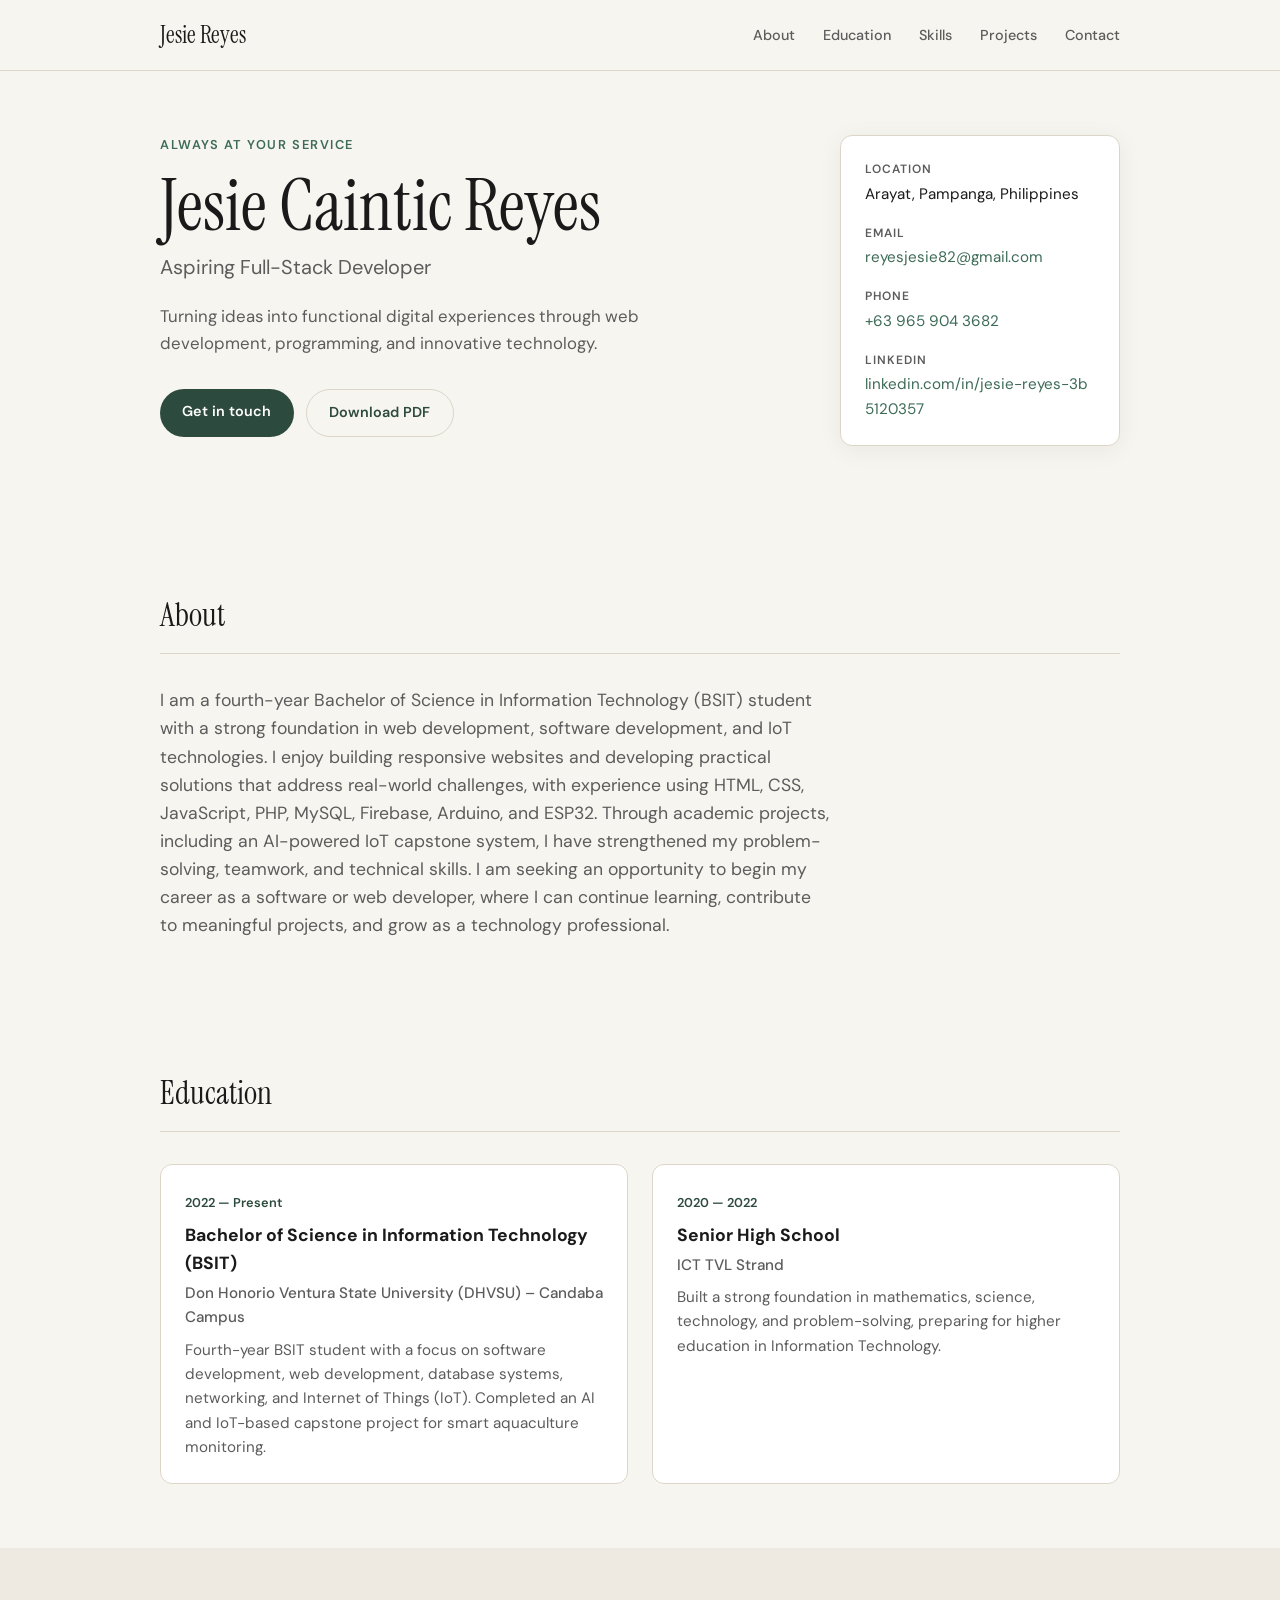
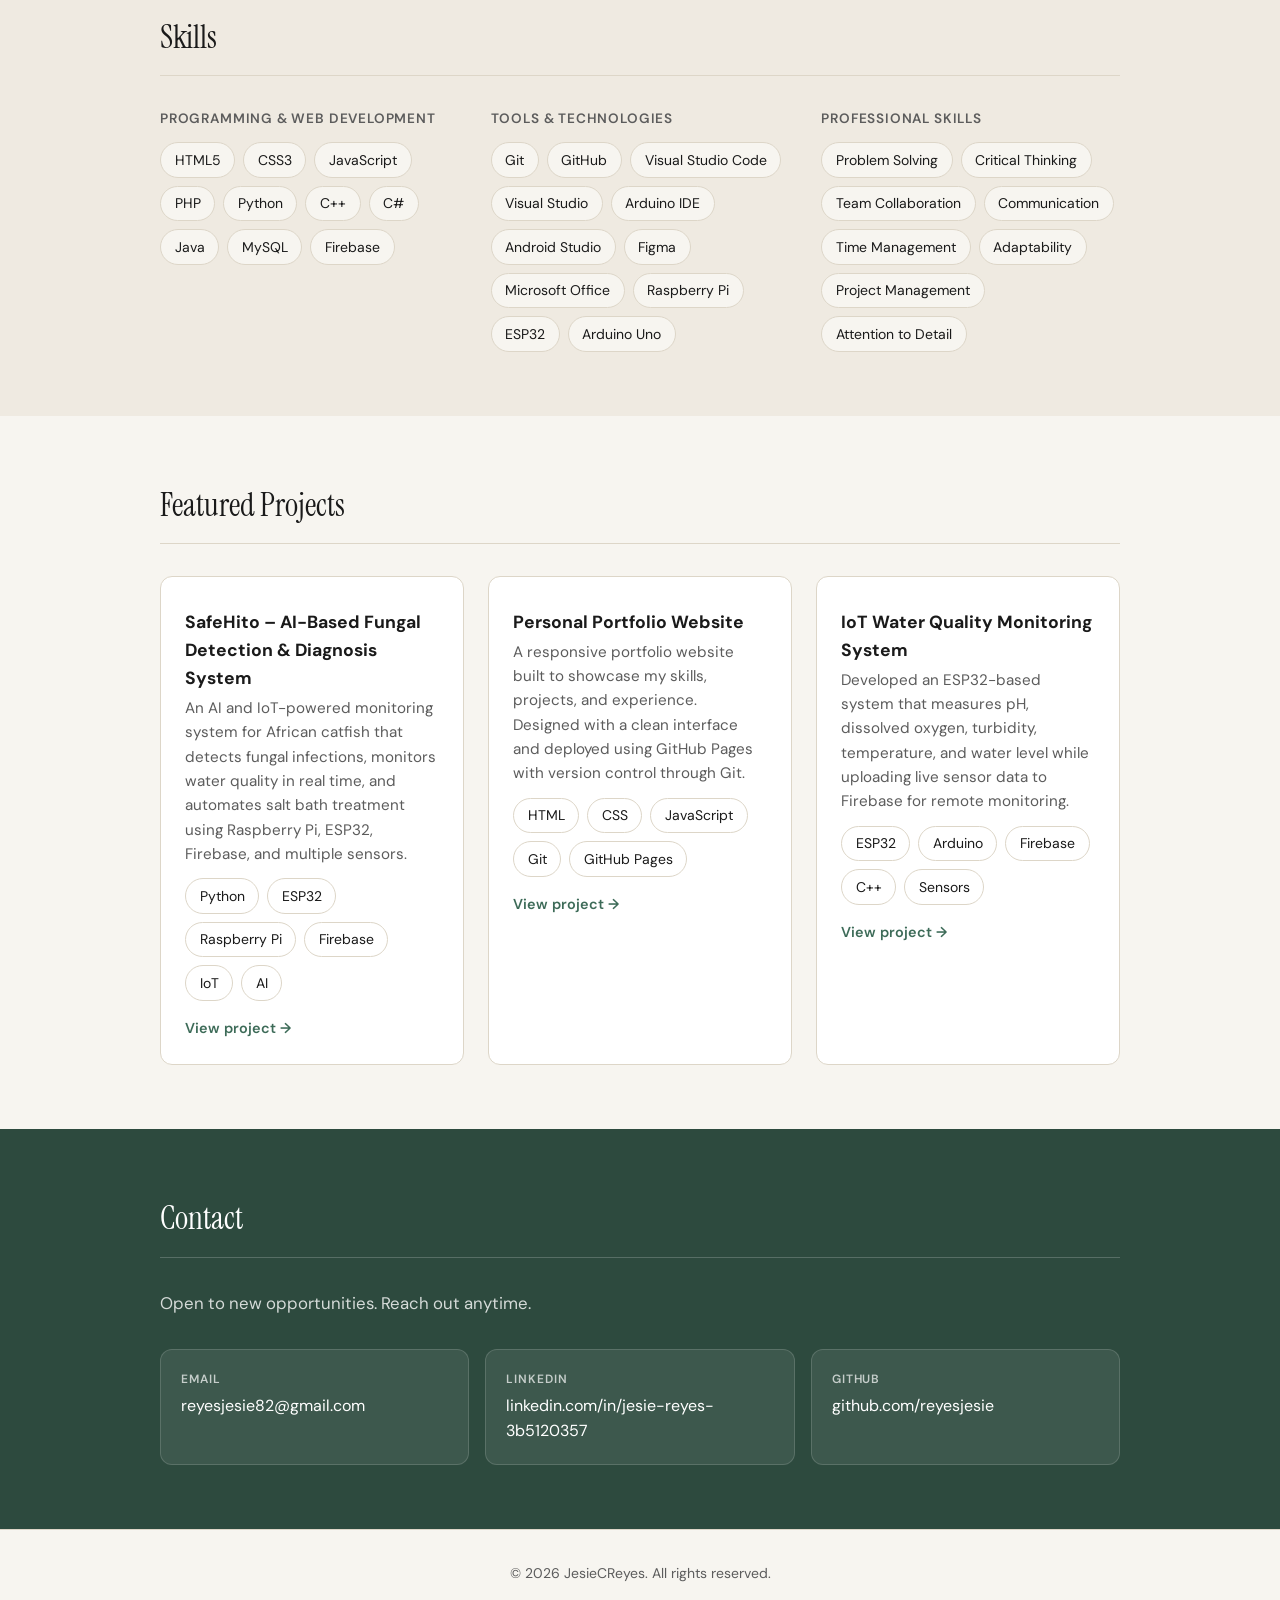
<file: index.html>
<!DOCTYPE html>
<html lang="en">
<head>
  <meta charset="UTF-8">
  <meta name="viewport" content="width=device-width, initial-scale=1.0">
  <meta name="description" content="Jesie — Professional resume and portfolio">
  <title>Jesie | Resume</title>
  <link rel="preconnect" href="https://fonts.googleapis.com">
  <link rel="preconnect" href="https://fonts.gstatic.com" crossorigin>
  <link href="https://fonts.googleapis.com/css2?family=DM+Sans:ital,opsz,wght@0,9..40,400;0,9..40,500;0,9..40,600;0,9..40,700;1,9..40,400&family=Instrument+Serif:ital@0;1&display=swap" rel="stylesheet">
  <link rel="stylesheet" href="styles.css">
</head>
<body>
  <header class="site-header">
    <nav class="nav" aria-label="Main navigation">
      <a class="nav-logo" href="#top">Jesie Reyes</a>
      <button class="nav-toggle" aria-label="Open menu" aria-expanded="false">
        <span></span>
        <span></span>
        <span></span>
      </button>
      <ul class="nav-links">
        <li><a href="#about">About</a></li>
        <li><a href="#education">Education</a></li>
        <li><a href="#skills">Skills</a></li>
        <li><a href="#projects">Projects</a></li>
        <li><a href="#contact">Contact</a></li>
      </ul>
    </nav>
  </header>

  <main id="top">
    <section class="hero">
      <div class="hero-content">
        <p class="hero-label">Always at your service</p>
        <h1>Jesie Caintic Reyes</h1>
        <p class="hero-title">Aspiring Full-Stack Developer</p>
        <p class="hero-summary">
          Turning ideas into functional digital experiences through web development, programming, and innovative technology.
        </p>
        <div class="hero-actions">
          <a class="btn btn-primary" href="#contact">Get in touch</a>
          <a class="btn btn-secondary" href="#" onclick="window.print(); return false;">Download PDF</a>
        </div>
      </div>
      <aside class="hero-card" aria-label="Contact quick info">
        <dl>
          <div>
            <dt>Location</dt>
            <dd>Arayat, Pampanga, Philippines</dd>
          </div>
          <div>
            <dt>Email</dt>
            <dd><a href="mailto:reyesjesie82@gmail.com">reyesjesie82@gmail.com</a></dd>
          </div>
          <div>
            <dt>Phone</dt>
            <dd><a href="tel:+639659043682">+63 965 904 3682</a></dd>
          </div>
          <div>
            <dt>LinkedIn</dt>
            <dd><a href="https://www.linkedin.com/in/jesie-reyes-3b5120357/?lipi=urn%3Ali%3Apage%3Ad_flagship3_profile_view_base_contact_details%3B%2BboL7yi6Qs66n7wEvOivRg%3D%3D" target="_blank" rel="noopener">linkedin.com/in/jesie-reyes-3b5120357</a></dd>
          </div>
        </dl>
      </aside>
    </section>

    <section id="about" class="section">
      <div class="section-inner">
        <h2 class="section-title">About</h2>
        <p class="about-text">
          I am a fourth-year Bachelor of Science in Information Technology (BSIT) student with a strong foundation in web development,
          software development, and IoT technologies. I enjoy building responsive websites and developing practical solutions that address
          real-world challenges, with experience using HTML, CSS, JavaScript, PHP, MySQL, Firebase, Arduino, and ESP32. Through academic
          projects, including an AI-powered IoT capstone system, I have strengthened my problem-solving, teamwork, and technical skills.
          I am seeking an opportunity to begin my career as a software or web developer, where I can continue learning, contribute to 
          meaningful projects, and grow as a technology professional.
        </p>
      </div>
    </section>
  <section id="education" class="section">
  <div class="section-inner">
    <h2 class="section-title">Education</h2>

    <div class="cards">

      <article class="card">
        <time datetime="2022">2022 — Present</time>
        <h3>Bachelor of Science in Information Technology (BSIT)</h3>
        <p class="card-sub">Don Honorio Ventura State University (DHVSU) – Candaba Campus</p>
        <p>
          Fourth-year BSIT student with a focus on software development, web development,
          database systems, networking, and Internet of Things (IoT). Completed an AI and
          IoT-based capstone project for smart aquaculture monitoring.
        </p>
      </article>

      <article class="card">
        <time datetime="2020">2020 — 2022</time>
        <h3>Senior High School</h3>
        <p class="card-sub">ICT TVL Strand</p>
        <p>
          Built a strong foundation in mathematics, science, technology, and problem-solving,
          preparing for higher education in Information Technology.
        </p>
      </article>

    </div>
  </div>
</section>

   <section id="skills" class="section section-alt">
  <div class="section-inner">
    <h2 class="section-title">Skills</h2>

    <div class="skills-grid">

      <div class="skill-group">
        <h3>Programming & Web Development</h3>
        <ul class="tag-list">
          <li>HTML5</li>
          <li>CSS3</li>
          <li>JavaScript</li>
          <li>PHP</li>
          <li>Python</li>
          <li>C++</li>
          <li>C#</li>
          <li>Java</li>
          <li>MySQL</li>
          <li>Firebase</li>
        </ul>
      </div>

      <div class="skill-group">
        <h3>Tools & Technologies</h3>
        <ul class="tag-list">
          <li>Git</li>
          <li>GitHub</li>
          <li>Visual Studio Code</li>
          <li>Visual Studio</li>
          <li>Arduino IDE</li>
          <li>Android Studio</li>
          <li>Figma</li>
          <li>Microsoft Office</li>
          <li>Raspberry Pi</li>
          <li>ESP32</li>
          <li>Arduino Uno</li>
        </ul>
      </div>

      <div class="skill-group">
        <h3>Professional Skills</h3>
        <ul class="tag-list">
          <li>Problem Solving</li>
          <li>Critical Thinking</li>
          <li>Team Collaboration</li>
          <li>Communication</li>
          <li>Time Management</li>
          <li>Adaptability</li>
          <li>Project Management</li>
          <li>Attention to Detail</li>
        </ul>
      </div>

    </div>
  </div>
</section>

    <section id="projects" class="section">
  <div class="section-inner">
    <h2 class="section-title">Featured Projects</h2>

    <div class="cards cards-projects">

      <article class="card card-project">
        <h3>SafeHito – AI-Based Fungal Detection & Diagnosis System</h3>
        <p>
          An AI and IoT-powered monitoring system for African catfish that detects fungal infections,
          monitors water quality in real time, and automates salt bath treatment using Raspberry Pi,
          ESP32, Firebase, and multiple sensors.
        </p>

        <ul class="tag-list tag-list-inline">
          <li>Python</li>
          <li>ESP32</li>
          <li>Raspberry Pi</li>
          <li>Firebase</li>
          <li>IoT</li>
          <li>AI</li>
        </ul>

        <a class="card-link" href="#" target="_blank" rel="noopener">View project →</a>
      </article>

      <article class="card card-project">
        <h3>Personal Portfolio Website</h3>
        <p>
          A responsive portfolio website built to showcase my skills, projects, and experience.
          Designed with a clean interface and deployed using GitHub Pages with version control through Git.
        </p>

        <ul class="tag-list tag-list-inline">
          <li>HTML</li>
          <li>CSS</li>
          <li>JavaScript</li>
          <li>Git</li>
          <li>GitHub Pages</li>
        </ul>

        <a class="card-link" href="https://yourusername.github.io/" target="_blank" rel="noopener">
          View project →
        </a>
      </article>

      <article class="card card-project">
        <h3>IoT Water Quality Monitoring System</h3>
        <p>
          Developed an ESP32-based system that measures pH, dissolved oxygen, turbidity,
          temperature, and water level while uploading live sensor data to Firebase for remote monitoring.
        </p>

        <ul class="tag-list tag-list-inline">
          <li>ESP32</li>
          <li>Arduino</li>
          <li>Firebase</li>
          <li>C++</li>
          <li>Sensors</li>
        </ul>

        <a class="card-link" href="#" target="_blank" rel="noopener">View project →</a>
      </article>

    </div>
  </div>
</section>

    <section id="contact" class="section section-contact">
      <div class="section-inner">
        <h2 class="section-title">Contact</h2>
        <p class="contact-intro">Open to new opportunities. Reach out anytime.</p>
        <div class="contact-links">
          <a class="contact-item" href="mailto:reyesjesie82@gmail.com">
            <span class="contact-label">Email</span>
            <span>reyesjesie82@gmail.com</span>
          </a>
          <a class="contact-item" href="https://www.linkedin.com/in/jesie-reyes-3b5120357/?lipi=urn%3Ali%3Apage%3Ad_flagship3_profile_view_base_contact_details%3B%2BboL7yi6Qs66n7wEvOivRg%3D%3D" target="_blank" rel="noopener">
            <span class="contact-label">LinkedIn</span>
            <span>linkedin.com/in/jesie-reyes-3b5120357</span>
          </a>
          <a class="contact-item" href="https://github.com/reyesjesie" target="_blank" rel="noopener">
            <span class="contact-label">GitHub</span>
            <span>github.com/reyesjesie</span>
          </a>
        </div>
      </div>
    </section>
  </main>

  <footer class="site-footer">
    <p>&copy; <span id="year"></span> JesieCReyes. All rights reserved.</p>
  </footer>

  <script src="script.js"></script>
</body>
</html>
</file>
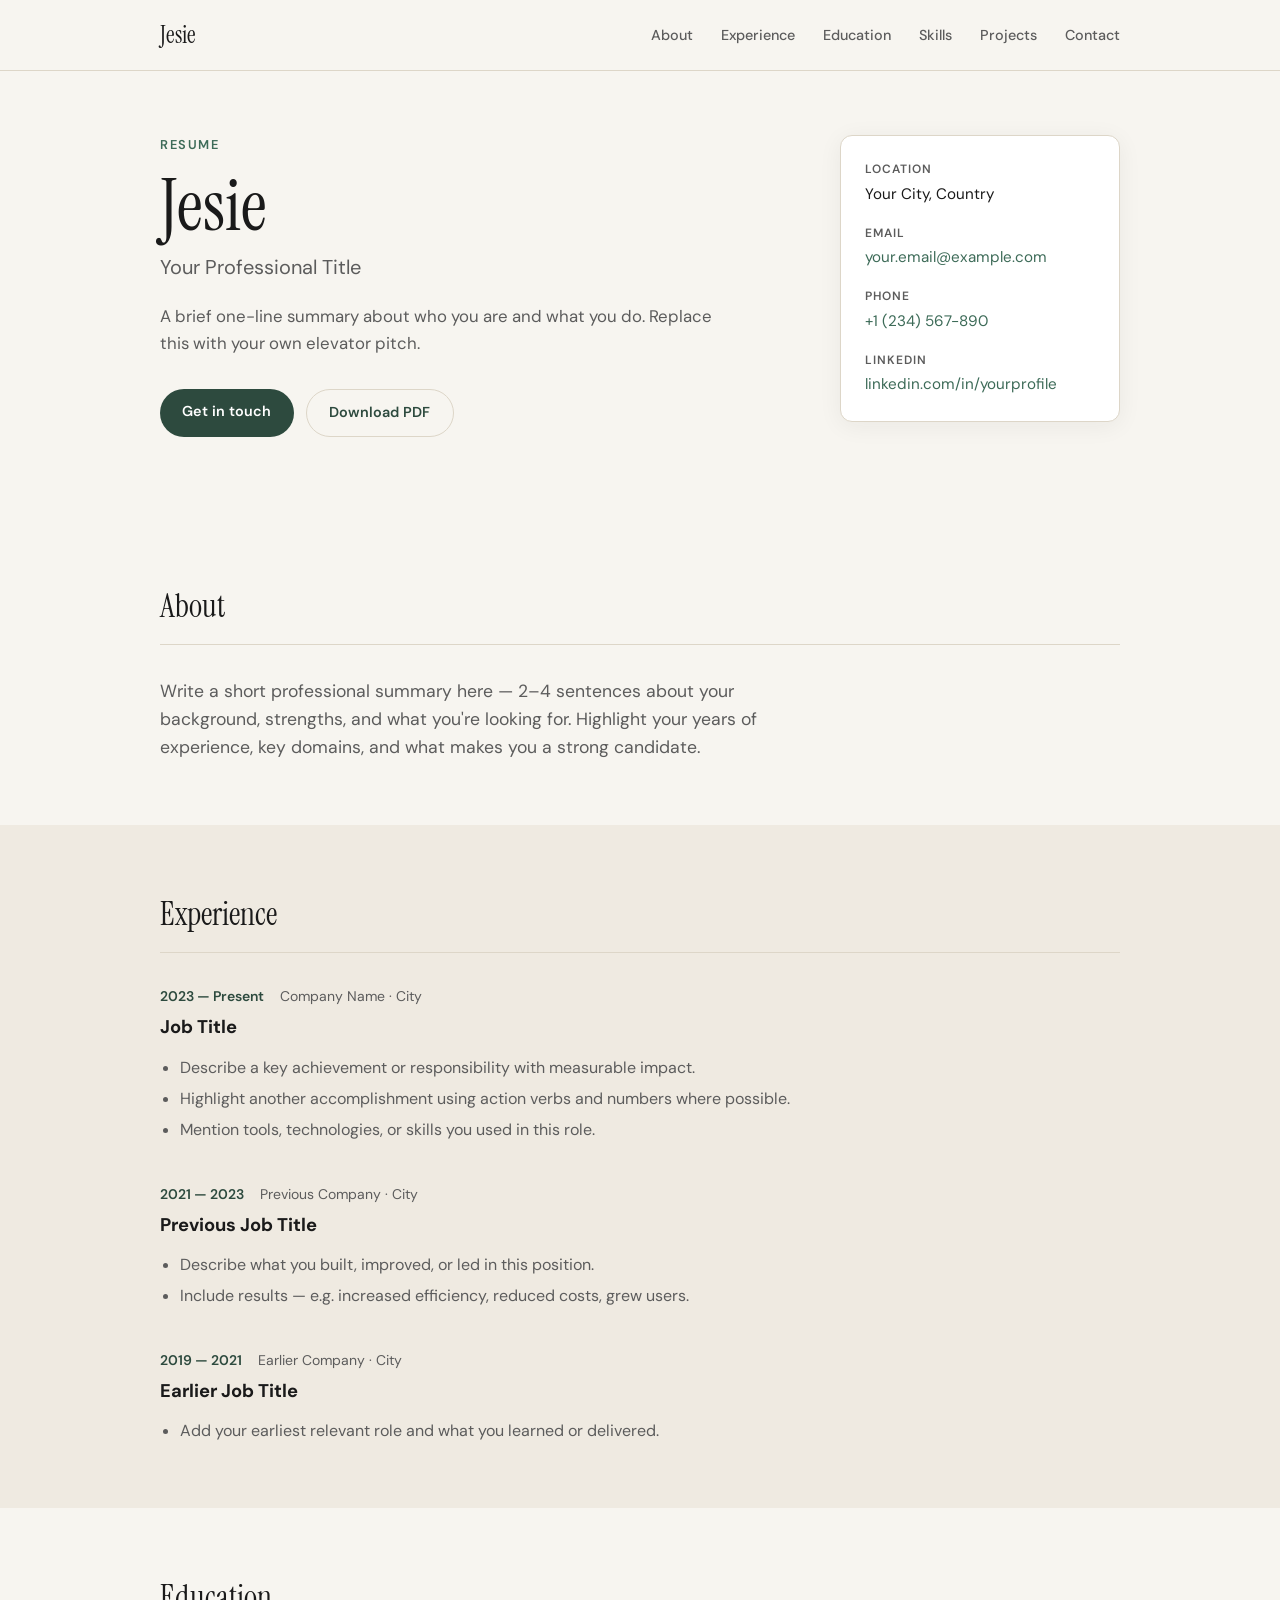
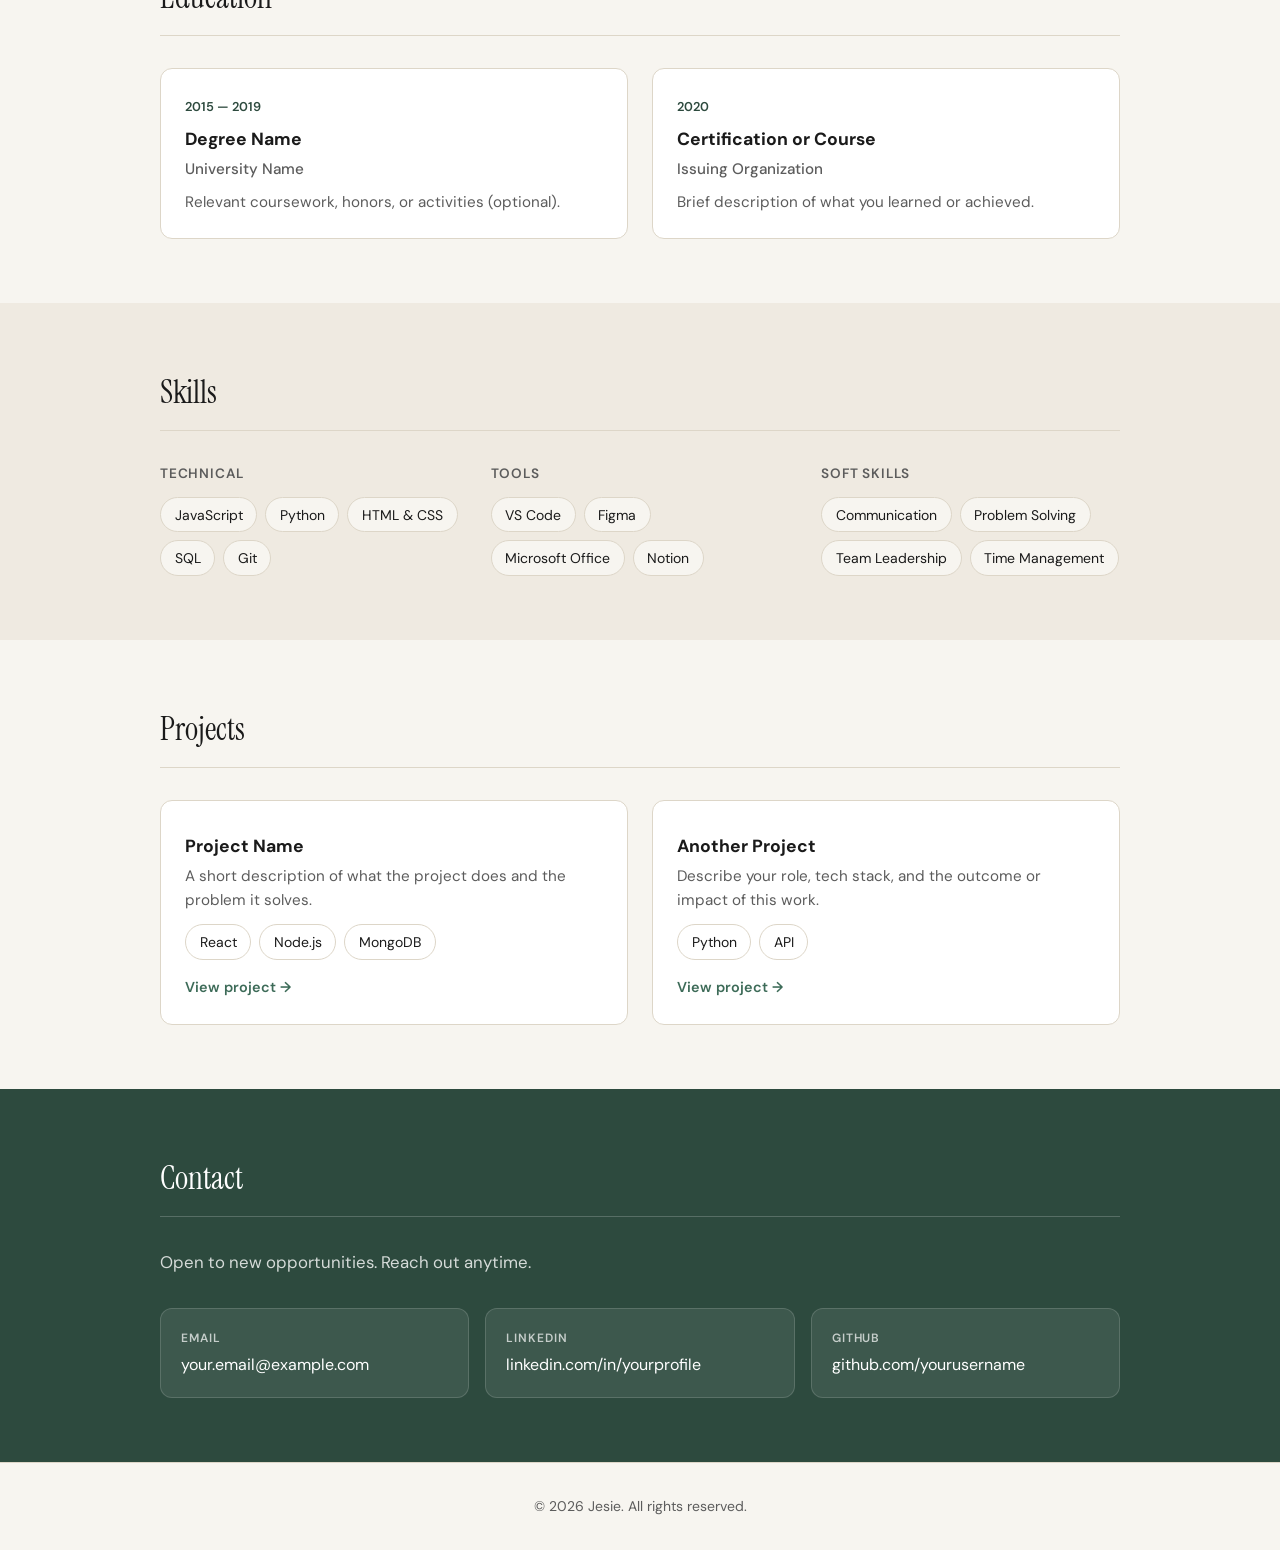
<file: My Website/index.html>
<!DOCTYPE html>
<html lang="en">
<head>
  <meta charset="UTF-8">
  <meta name="viewport" content="width=device-width, initial-scale=1.0">
  <meta name="description" content="Jesie — Professional resume and portfolio">
  <title>Jesie | Resume</title>
  <link rel="preconnect" href="https://fonts.googleapis.com">
  <link rel="preconnect" href="https://fonts.gstatic.com" crossorigin>
  <link href="https://fonts.googleapis.com/css2?family=DM+Sans:ital,opsz,wght@0,9..40,400;0,9..40,500;0,9..40,600;0,9..40,700;1,9..40,400&family=Instrument+Serif:ital@0;1&display=swap" rel="stylesheet">
  <link rel="stylesheet" href="styles.css">
</head>
<body>
  <header class="site-header">
    <nav class="nav" aria-label="Main navigation">
      <a class="nav-logo" href="#top">Jesie</a>
      <button class="nav-toggle" aria-label="Open menu" aria-expanded="false">
        <span></span>
        <span></span>
        <span></span>
      </button>
      <ul class="nav-links">
        <li><a href="#about">About</a></li>
        <li><a href="#experience">Experience</a></li>
        <li><a href="#education">Education</a></li>
        <li><a href="#skills">Skills</a></li>
        <li><a href="#projects">Projects</a></li>
        <li><a href="#contact">Contact</a></li>
      </ul>
    </nav>
  </header>

  <main id="top">
    <section class="hero">
      <div class="hero-content">
        <p class="hero-label">Resume</p>
        <h1>Jesie</h1>
        <p class="hero-title">Your Professional Title</p>
        <p class="hero-summary">
          A brief one-line summary about who you are and what you do.
          Replace this with your own elevator pitch.
        </p>
        <div class="hero-actions">
          <a class="btn btn-primary" href="#contact">Get in touch</a>
          <a class="btn btn-secondary" href="#" onclick="window.print(); return false;">Download PDF</a>
        </div>
      </div>
      <aside class="hero-card" aria-label="Contact quick info">
        <dl>
          <div>
            <dt>Location</dt>
            <dd>Your City, Country</dd>
          </div>
          <div>
            <dt>Email</dt>
            <dd><a href="mailto:your.email@example.com">your.email@example.com</a></dd>
          </div>
          <div>
            <dt>Phone</dt>
            <dd><a href="tel:+1234567890">+1 (234) 567-890</a></dd>
          </div>
          <div>
            <dt>LinkedIn</dt>
            <dd><a href="https://linkedin.com/in/yourprofile" target="_blank" rel="noopener">linkedin.com/in/yourprofile</a></dd>
          </div>
        </dl>
      </aside>
    </section>

    <section id="about" class="section">
      <div class="section-inner">
        <h2 class="section-title">About</h2>
        <p class="about-text">
          Write a short professional summary here — 2–4 sentences about your background,
          strengths, and what you're looking for. Highlight your years of experience,
          key domains, and what makes you a strong candidate.
        </p>
      </div>
    </section>

    <section id="experience" class="section section-alt">
      <div class="section-inner">
        <h2 class="section-title">Experience</h2>
        <div class="timeline">
          <article class="timeline-item">
            <div class="timeline-meta">
              <time datetime="2023">2023 — Present</time>
              <span class="timeline-location">Company Name · City</span>
            </div>
            <h3>Job Title</h3>
            <ul>
              <li>Describe a key achievement or responsibility with measurable impact.</li>
              <li>Highlight another accomplishment using action verbs and numbers where possible.</li>
              <li>Mention tools, technologies, or skills you used in this role.</li>
            </ul>
          </article>

          <article class="timeline-item">
            <div class="timeline-meta">
              <time datetime="2021">2021 — 2023</time>
              <span class="timeline-location">Previous Company · City</span>
            </div>
            <h3>Previous Job Title</h3>
            <ul>
              <li>Describe what you built, improved, or led in this position.</li>
              <li>Include results — e.g. increased efficiency, reduced costs, grew users.</li>
            </ul>
          </article>

          <article class="timeline-item">
            <div class="timeline-meta">
              <time datetime="2019">2019 — 2021</time>
              <span class="timeline-location">Earlier Company · City</span>
            </div>
            <h3>Earlier Job Title</h3>
            <ul>
              <li>Add your earliest relevant role and what you learned or delivered.</li>
            </ul>
          </article>
        </div>
      </div>
    </section>

    <section id="education" class="section">
      <div class="section-inner">
        <h2 class="section-title">Education</h2>
        <div class="cards">
          <article class="card">
            <time datetime="2015">2015 — 2019</time>
            <h3>Degree Name</h3>
            <p class="card-sub">University Name</p>
            <p>Relevant coursework, honors, or activities (optional).</p>
          </article>
          <article class="card">
            <time datetime="2020">2020</time>
            <h3>Certification or Course</h3>
            <p class="card-sub">Issuing Organization</p>
            <p>Brief description of what you learned or achieved.</p>
          </article>
        </div>
      </div>
    </section>

    <section id="skills" class="section section-alt">
      <div class="section-inner">
        <h2 class="section-title">Skills</h2>
        <div class="skills-grid">
          <div class="skill-group">
            <h3>Technical</h3>
            <ul class="tag-list">
              <li>JavaScript</li>
              <li>Python</li>
              <li>HTML &amp; CSS</li>
              <li>SQL</li>
              <li>Git</li>
            </ul>
          </div>
          <div class="skill-group">
            <h3>Tools</h3>
            <ul class="tag-list">
              <li>VS Code</li>
              <li>Figma</li>
              <li>Microsoft Office</li>
              <li>Notion</li>
            </ul>
          </div>
          <div class="skill-group">
            <h3>Soft Skills</h3>
            <ul class="tag-list">
              <li>Communication</li>
              <li>Problem Solving</li>
              <li>Team Leadership</li>
              <li>Time Management</li>
            </ul>
          </div>
        </div>
      </div>
    </section>

    <section id="projects" class="section">
      <div class="section-inner">
        <h2 class="section-title">Projects</h2>
        <div class="cards cards-projects">
          <article class="card card-project">
            <h3>Project Name</h3>
            <p>A short description of what the project does and the problem it solves.</p>
            <ul class="tag-list tag-list-inline">
              <li>React</li>
              <li>Node.js</li>
              <li>MongoDB</li>
            </ul>
            <a class="card-link" href="#" target="_blank" rel="noopener">View project →</a>
          </article>
          <article class="card card-project">
            <h3>Another Project</h3>
            <p>Describe your role, tech stack, and the outcome or impact of this work.</p>
            <ul class="tag-list tag-list-inline">
              <li>Python</li>
              <li>API</li>
            </ul>
            <a class="card-link" href="#" target="_blank" rel="noopener">View project →</a>
          </article>
        </div>
      </div>
    </section>

    <section id="contact" class="section section-contact">
      <div class="section-inner">
        <h2 class="section-title">Contact</h2>
        <p class="contact-intro">Open to new opportunities. Reach out anytime.</p>
        <div class="contact-links">
          <a class="contact-item" href="mailto:your.email@example.com">
            <span class="contact-label">Email</span>
            <span>your.email@example.com</span>
          </a>
          <a class="contact-item" href="https://linkedin.com/in/yourprofile" target="_blank" rel="noopener">
            <span class="contact-label">LinkedIn</span>
            <span>linkedin.com/in/yourprofile</span>
          </a>
          <a class="contact-item" href="https://github.com/yourusername" target="_blank" rel="noopener">
            <span class="contact-label">GitHub</span>
            <span>github.com/yourusername</span>
          </a>
        </div>
      </div>
    </section>
  </main>

  <footer class="site-footer">
    <p>&copy; <span id="year"></span> Jesie. All rights reserved.</p>
  </footer>

  <script src="script.js"></script>
</body>
</html>
</file>
<file: styles.css>
:root {
  --bg: #f7f5f0;
  --bg-alt: #efeae1;
  --surface: #ffffff;
  --text: #1a1a1a;
  --text-muted: #5c5c5c;
  --accent: #2d4a3e;
  --accent-light: #3d6b58;
  --border: #ddd6c8;
  --shadow: 0 4px 24px rgba(26, 26, 26, 0.06);
  --radius: 12px;
  --max-width: 960px;
  --font-sans: "DM Sans", system-ui, sans-serif;
  --font-serif: "Instrument Serif", Georgia, serif;
}

*,
*::before,
*::after {
  box-sizing: border-box;
  margin: 0;
  padding: 0;
}

html {
  scroll-behavior: smooth;
}

body {
  font-family: var(--font-sans);
  font-size: 1rem;
  line-height: 1.6;
  color: var(--text);
  background: var(--bg);
}

a {
  color: var(--accent-light);
  text-decoration: none;
  transition: color 0.2s;
}

a:hover {
  color: var(--accent);
}

img {
  max-width: 100%;
  display: block;
}

/* Header & Nav */

.site-header {
  position: sticky;
  top: 0;
  z-index: 100;
  background: rgba(247, 245, 240, 0.92);
  backdrop-filter: blur(10px);
  border-bottom: 1px solid var(--border);
}

.nav {
  display: flex;
  align-items: center;
  justify-content: space-between;
  max-width: calc(var(--max-width) + 4rem);
  margin: 0 auto;
  padding: 1rem 2rem;
}

.nav-logo {
  font-family: var(--font-serif);
  font-size: 1.5rem;
  color: var(--text);
  font-weight: 400;
}

.nav-links {
  display: flex;
  gap: 1.75rem;
  list-style: none;
}

.nav-links a {
  color: var(--text-muted);
  font-size: 0.9rem;
  font-weight: 500;
}

.nav-links a:hover {
  color: var(--accent);
}

.nav-toggle {
  display: none;
  flex-direction: column;
  gap: 5px;
  background: none;
  border: none;
  cursor: pointer;
  padding: 4px;
}

.nav-toggle span {
  display: block;
  width: 22px;
  height: 2px;
  background: var(--text);
  transition: transform 0.2s, opacity 0.2s;
}

/* Hero */

.hero {
  display: grid;
  grid-template-columns: 1fr 280px;
  gap: 3rem;
  align-items: start;
  max-width: calc(var(--max-width) + 4rem);
  margin: 0 auto;
  padding: 4rem 2rem 5rem;
}

.hero-label {
  font-size: 0.8rem;
  font-weight: 600;
  letter-spacing: 0.12em;
  text-transform: uppercase;
  color: var(--accent-light);
  margin-bottom: 0.75rem;
}

.hero h1 {
  font-family: var(--font-serif);
  font-size: clamp(3rem, 8vw, 4.5rem);
  font-weight: 400;
  line-height: 1.05;
  margin-bottom: 0.5rem;
}

.hero-title {
  font-size: 1.25rem;
  color: var(--text-muted);
  margin-bottom: 1.25rem;
}

.hero-summary {
  font-size: 1.05rem;
  color: var(--text-muted);
  max-width: 36rem;
  margin-bottom: 2rem;
}

.hero-actions {
  display: flex;
  flex-wrap: wrap;
  gap: 0.75rem;
}

.btn {
  display: inline-block;
  padding: 0.7rem 1.4rem;
  border-radius: 999px;
  font-size: 0.9rem;
  font-weight: 600;
  transition: background 0.2s, color 0.2s, border-color 0.2s;
}

.btn-primary {
  background: var(--accent);
  color: #fff;
}

.btn-primary:hover {
  background: var(--accent-light);
  color: #fff;
}

.btn-secondary {
  background: transparent;
  color: var(--accent);
  border: 1.5px solid var(--border);
}

.btn-secondary:hover {
  border-color: var(--accent);
  color: var(--accent);
}

.hero-card {
  background: var(--surface);
  border: 1px solid var(--border);
  border-radius: var(--radius);
  padding: 1.5rem;
  box-shadow: var(--shadow);
}

.hero-card dl {
  display: flex;
  flex-direction: column;
  gap: 1.1rem;
}

.hero-card dt {
  font-size: 0.75rem;
  font-weight: 600;
  letter-spacing: 0.08em;
  text-transform: uppercase;
  color: var(--text-muted);
  margin-bottom: 0.15rem;
}

.hero-card dd {
  font-size: 0.95rem;
}

.hero-card a {
  word-break: break-all;
}

/* Sections */

.section {
  padding: 4rem 2rem;
}

.section-alt {
  background: var(--bg-alt);
}

.section-inner {
  max-width: var(--max-width);
  margin: 0 auto;
}

.section-title {
  font-family: var(--font-serif);
  font-size: 2rem;
  font-weight: 400;
  margin-bottom: 2rem;
  padding-bottom: 0.75rem;
  border-bottom: 1px solid var(--border);
}

.about-text {
  font-size: 1.1rem;
  color: var(--text-muted);
  max-width: 42rem;
}

/* Timeline */

.timeline {
  display: flex;
  flex-direction: column;
  gap: 2.5rem;
}

.timeline-item h3 {
  font-size: 1.15rem;
  margin-bottom: 0.5rem;
}

.timeline-meta {
  display: flex;
  flex-wrap: wrap;
  gap: 0.5rem 1rem;
  font-size: 0.875rem;
  color: var(--text-muted);
  margin-bottom: 0.35rem;
}

.timeline-meta time {
  font-weight: 600;
  color: var(--accent);
}

.timeline-item ul {
  margin-top: 0.75rem;
  padding-left: 1.25rem;
  color: var(--text-muted);
}

.timeline-item li + li {
  margin-top: 0.35rem;
}

/* Cards */

.cards {
  display: grid;
  grid-template-columns: repeat(auto-fit, minmax(260px, 1fr));
  gap: 1.5rem;
}

.card {
  background: var(--surface);
  border: 1px solid var(--border);
  border-radius: var(--radius);
  padding: 1.5rem;
}

.section-alt .card {
  background: var(--bg);
}

.card time {
  font-size: 0.8rem;
  font-weight: 600;
  color: var(--accent);
}

.card h3 {
  font-size: 1.1rem;
  margin: 0.4rem 0 0.25rem;
}

.card-sub {
  font-weight: 500;
  color: var(--text-muted);
  margin-bottom: 0.5rem;
}

.card p {
  font-size: 0.95rem;
  color: var(--text-muted);
}

.card-link {
  display: inline-block;
  margin-top: 1rem;
  font-size: 0.9rem;
  font-weight: 600;
}

/* Skills */

.skills-grid {
  display: grid;
  grid-template-columns: repeat(auto-fit, minmax(220px, 1fr));
  gap: 2rem;
}

.skill-group h3 {
  font-size: 0.85rem;
  font-weight: 600;
  letter-spacing: 0.06em;
  text-transform: uppercase;
  color: var(--text-muted);
  margin-bottom: 0.75rem;
}

.tag-list {
  list-style: none;
  display: flex;
  flex-wrap: wrap;
  gap: 0.5rem;
}

.tag-list li {
  background: var(--surface);
  border: 1px solid var(--border);
  border-radius: 999px;
  padding: 0.35rem 0.85rem;
  font-size: 0.875rem;
}

.section-alt .tag-list li {
  background: var(--bg);
}

.tag-list-inline {
  margin-top: 0.75rem;
}

/* Contact */

.section-contact {
  background: var(--accent);
  color: #fff;
}

.section-contact .section-title {
  color: #fff;
  border-bottom-color: rgba(255, 255, 255, 0.2);
}

.contact-intro {
  color: rgba(255, 255, 255, 0.8);
  margin-bottom: 2rem;
  font-size: 1.05rem;
}

.contact-links {
  display: grid;
  grid-template-columns: repeat(auto-fit, minmax(240px, 1fr));
  gap: 1rem;
}

.contact-item {
  display: flex;
  flex-direction: column;
  gap: 0.25rem;
  padding: 1.25rem;
  background: rgba(255, 255, 255, 0.08);
  border: 1px solid rgba(255, 255, 255, 0.15);
  border-radius: var(--radius);
  color: #fff;
  transition: background 0.2s;
}

.contact-item:hover {
  background: rgba(255, 255, 255, 0.14);
  color: #fff;
}

.contact-label {
  font-size: 0.75rem;
  font-weight: 600;
  letter-spacing: 0.08em;
  text-transform: uppercase;
  opacity: 0.7;
}

/* Footer */

.site-footer {
  text-align: center;
  padding: 2rem;
  font-size: 0.875rem;
  color: var(--text-muted);
  border-top: 1px solid var(--border);
}

/* Mobile nav open state */

.nav-open .nav-links {
  display: flex;
}

.nav-open .nav-toggle span:nth-child(1) {
  transform: translateY(7px) rotate(45deg);
}

.nav-open .nav-toggle span:nth-child(2) {
  opacity: 0;
}

.nav-open .nav-toggle span:nth-child(3) {
  transform: translateY(-7px) rotate(-45deg);
}

/* Responsive */

@media (max-width: 768px) {
  .nav-toggle {
    display: flex;
  }

  .nav-links {
    display: none;
    position: absolute;
    top: 100%;
    left: 0;
    right: 0;
    flex-direction: column;
    gap: 0;
    background: var(--bg);
    border-bottom: 1px solid var(--border);
    padding: 1rem 2rem 1.5rem;
  }

  .nav-links li + li {
    margin-top: 0.75rem;
  }

  .nav {
    position: relative;
  }

  .hero {
    grid-template-columns: 1fr;
    padding-top: 2.5rem;
  }

  .hero-card {
    order: -1;
  }
}

/* Print styles */

@media print {
  .site-header,
  .hero-actions,
  .site-footer,
  .nav-toggle {
    display: none !important;
  }

  body {
    background: #fff;
    font-size: 11pt;
  }

  .section,
  .hero {
    padding: 1rem 0;
    break-inside: avoid;
  }

  .section-contact {
    background: #fff;
    color: var(--text);
  }

  .section-contact .section-title {
    color: var(--text);
    border-bottom-color: var(--border);
  }

  .contact-item {
    background: none;
    border: none;
    color: var(--text);
    padding: 0.5rem 0;
  }

  a {
    color: var(--text);
  }
}
</file>
<file: My Website/styles.css>
:root {
  --bg: #f7f5f0;
  --bg-alt: #efeae1;
  --surface: #ffffff;
  --text: #1a1a1a;
  --text-muted: #5c5c5c;
  --accent: #2d4a3e;
  --accent-light: #3d6b58;
  --border: #ddd6c8;
  --shadow: 0 4px 24px rgba(26, 26, 26, 0.06);
  --radius: 12px;
  --max-width: 960px;
  --font-sans: "DM Sans", system-ui, sans-serif;
  --font-serif: "Instrument Serif", Georgia, serif;
}

*,
*::before,
*::after {
  box-sizing: border-box;
  margin: 0;
  padding: 0;
}

html {
  scroll-behavior: smooth;
}

body {
  font-family: var(--font-sans);
  font-size: 1rem;
  line-height: 1.6;
  color: var(--text);
  background: var(--bg);
}

a {
  color: var(--accent-light);
  text-decoration: none;
  transition: color 0.2s;
}

a:hover {
  color: var(--accent);
}

img {
  max-width: 100%;
  display: block;
}

/* Header & Nav */

.site-header {
  position: sticky;
  top: 0;
  z-index: 100;
  background: rgba(247, 245, 240, 0.92);
  backdrop-filter: blur(10px);
  border-bottom: 1px solid var(--border);
}

.nav {
  display: flex;
  align-items: center;
  justify-content: space-between;
  max-width: calc(var(--max-width) + 4rem);
  margin: 0 auto;
  padding: 1rem 2rem;
}

.nav-logo {
  font-family: var(--font-serif);
  font-size: 1.5rem;
  color: var(--text);
  font-weight: 400;
}

.nav-links {
  display: flex;
  gap: 1.75rem;
  list-style: none;
}

.nav-links a {
  color: var(--text-muted);
  font-size: 0.9rem;
  font-weight: 500;
}

.nav-links a:hover {
  color: var(--accent);
}

.nav-toggle {
  display: none;
  flex-direction: column;
  gap: 5px;
  background: none;
  border: none;
  cursor: pointer;
  padding: 4px;
}

.nav-toggle span {
  display: block;
  width: 22px;
  height: 2px;
  background: var(--text);
  transition: transform 0.2s, opacity 0.2s;
}

/* Hero */

.hero {
  display: grid;
  grid-template-columns: 1fr 280px;
  gap: 3rem;
  align-items: start;
  max-width: calc(var(--max-width) + 4rem);
  margin: 0 auto;
  padding: 4rem 2rem 5rem;
}

.hero-label {
  font-size: 0.8rem;
  font-weight: 600;
  letter-spacing: 0.12em;
  text-transform: uppercase;
  color: var(--accent-light);
  margin-bottom: 0.75rem;
}

.hero h1 {
  font-family: var(--font-serif);
  font-size: clamp(3rem, 8vw, 4.5rem);
  font-weight: 400;
  line-height: 1.05;
  margin-bottom: 0.5rem;
}

.hero-title {
  font-size: 1.25rem;
  color: var(--text-muted);
  margin-bottom: 1.25rem;
}

.hero-summary {
  font-size: 1.05rem;
  color: var(--text-muted);
  max-width: 36rem;
  margin-bottom: 2rem;
}

.hero-actions {
  display: flex;
  flex-wrap: wrap;
  gap: 0.75rem;
}

.btn {
  display: inline-block;
  padding: 0.7rem 1.4rem;
  border-radius: 999px;
  font-size: 0.9rem;
  font-weight: 600;
  transition: background 0.2s, color 0.2s, border-color 0.2s;
}

.btn-primary {
  background: var(--accent);
  color: #fff;
}

.btn-primary:hover {
  background: var(--accent-light);
  color: #fff;
}

.btn-secondary {
  background: transparent;
  color: var(--accent);
  border: 1.5px solid var(--border);
}

.btn-secondary:hover {
  border-color: var(--accent);
  color: var(--accent);
}

.hero-card {
  background: var(--surface);
  border: 1px solid var(--border);
  border-radius: var(--radius);
  padding: 1.5rem;
  box-shadow: var(--shadow);
}

.hero-card dl {
  display: flex;
  flex-direction: column;
  gap: 1.1rem;
}

.hero-card dt {
  font-size: 0.75rem;
  font-weight: 600;
  letter-spacing: 0.08em;
  text-transform: uppercase;
  color: var(--text-muted);
  margin-bottom: 0.15rem;
}

.hero-card dd {
  font-size: 0.95rem;
}

.hero-card a {
  word-break: break-all;
}

/* Sections */

.section {
  padding: 4rem 2rem;
}

.section-alt {
  background: var(--bg-alt);
}

.section-inner {
  max-width: var(--max-width);
  margin: 0 auto;
}

.section-title {
  font-family: var(--font-serif);
  font-size: 2rem;
  font-weight: 400;
  margin-bottom: 2rem;
  padding-bottom: 0.75rem;
  border-bottom: 1px solid var(--border);
}

.about-text {
  font-size: 1.1rem;
  color: var(--text-muted);
  max-width: 42rem;
}

/* Timeline */

.timeline {
  display: flex;
  flex-direction: column;
  gap: 2.5rem;
}

.timeline-item h3 {
  font-size: 1.15rem;
  margin-bottom: 0.5rem;
}

.timeline-meta {
  display: flex;
  flex-wrap: wrap;
  gap: 0.5rem 1rem;
  font-size: 0.875rem;
  color: var(--text-muted);
  margin-bottom: 0.35rem;
}

.timeline-meta time {
  font-weight: 600;
  color: var(--accent);
}

.timeline-item ul {
  margin-top: 0.75rem;
  padding-left: 1.25rem;
  color: var(--text-muted);
}

.timeline-item li + li {
  margin-top: 0.35rem;
}

/* Cards */

.cards {
  display: grid;
  grid-template-columns: repeat(auto-fit, minmax(260px, 1fr));
  gap: 1.5rem;
}

.card {
  background: var(--surface);
  border: 1px solid var(--border);
  border-radius: var(--radius);
  padding: 1.5rem;
}

.section-alt .card {
  background: var(--bg);
}

.card time {
  font-size: 0.8rem;
  font-weight: 600;
  color: var(--accent);
}

.card h3 {
  font-size: 1.1rem;
  margin: 0.4rem 0 0.25rem;
}

.card-sub {
  font-weight: 500;
  color: var(--text-muted);
  margin-bottom: 0.5rem;
}

.card p {
  font-size: 0.95rem;
  color: var(--text-muted);
}

.card-link {
  display: inline-block;
  margin-top: 1rem;
  font-size: 0.9rem;
  font-weight: 600;
}

/* Skills */

.skills-grid {
  display: grid;
  grid-template-columns: repeat(auto-fit, minmax(220px, 1fr));
  gap: 2rem;
}

.skill-group h3 {
  font-size: 0.85rem;
  font-weight: 600;
  letter-spacing: 0.06em;
  text-transform: uppercase;
  color: var(--text-muted);
  margin-bottom: 0.75rem;
}

.tag-list {
  list-style: none;
  display: flex;
  flex-wrap: wrap;
  gap: 0.5rem;
}

.tag-list li {
  background: var(--surface);
  border: 1px solid var(--border);
  border-radius: 999px;
  padding: 0.35rem 0.85rem;
  font-size: 0.875rem;
}

.section-alt .tag-list li {
  background: var(--bg);
}

.tag-list-inline {
  margin-top: 0.75rem;
}

/* Contact */

.section-contact {
  background: var(--accent);
  color: #fff;
}

.section-contact .section-title {
  color: #fff;
  border-bottom-color: rgba(255, 255, 255, 0.2);
}

.contact-intro {
  color: rgba(255, 255, 255, 0.8);
  margin-bottom: 2rem;
  font-size: 1.05rem;
}

.contact-links {
  display: grid;
  grid-template-columns: repeat(auto-fit, minmax(240px, 1fr));
  gap: 1rem;
}

.contact-item {
  display: flex;
  flex-direction: column;
  gap: 0.25rem;
  padding: 1.25rem;
  background: rgba(255, 255, 255, 0.08);
  border: 1px solid rgba(255, 255, 255, 0.15);
  border-radius: var(--radius);
  color: #fff;
  transition: background 0.2s;
}

.contact-item:hover {
  background: rgba(255, 255, 255, 0.14);
  color: #fff;
}

.contact-label {
  font-size: 0.75rem;
  font-weight: 600;
  letter-spacing: 0.08em;
  text-transform: uppercase;
  opacity: 0.7;
}

/* Footer */

.site-footer {
  text-align: center;
  padding: 2rem;
  font-size: 0.875rem;
  color: var(--text-muted);
  border-top: 1px solid var(--border);
}

/* Mobile nav open state */

.nav-open .nav-links {
  display: flex;
}

.nav-open .nav-toggle span:nth-child(1) {
  transform: translateY(7px) rotate(45deg);
}

.nav-open .nav-toggle span:nth-child(2) {
  opacity: 0;
}

.nav-open .nav-toggle span:nth-child(3) {
  transform: translateY(-7px) rotate(-45deg);
}

/* Responsive */

@media (max-width: 768px) {
  .nav-toggle {
    display: flex;
  }

  .nav-links {
    display: none;
    position: absolute;
    top: 100%;
    left: 0;
    right: 0;
    flex-direction: column;
    gap: 0;
    background: var(--bg);
    border-bottom: 1px solid var(--border);
    padding: 1rem 2rem 1.5rem;
  }

  .nav-links li + li {
    margin-top: 0.75rem;
  }

  .nav {
    position: relative;
  }

  .hero {
    grid-template-columns: 1fr;
    padding-top: 2.5rem;
  }

  .hero-card {
    order: -1;
  }
}

/* Print styles */

@media print {
  .site-header,
  .hero-actions,
  .site-footer,
  .nav-toggle {
    display: none !important;
  }

  body {
    background: #fff;
    font-size: 11pt;
  }

  .section,
  .hero {
    padding: 1rem 0;
    break-inside: avoid;
  }

  .section-contact {
    background: #fff;
    color: var(--text);
  }

  .section-contact .section-title {
    color: var(--text);
    border-bottom-color: var(--border);
  }

  .contact-item {
    background: none;
    border: none;
    color: var(--text);
    padding: 0.5rem 0;
  }

  a {
    color: var(--text);
  }
}
</file>
